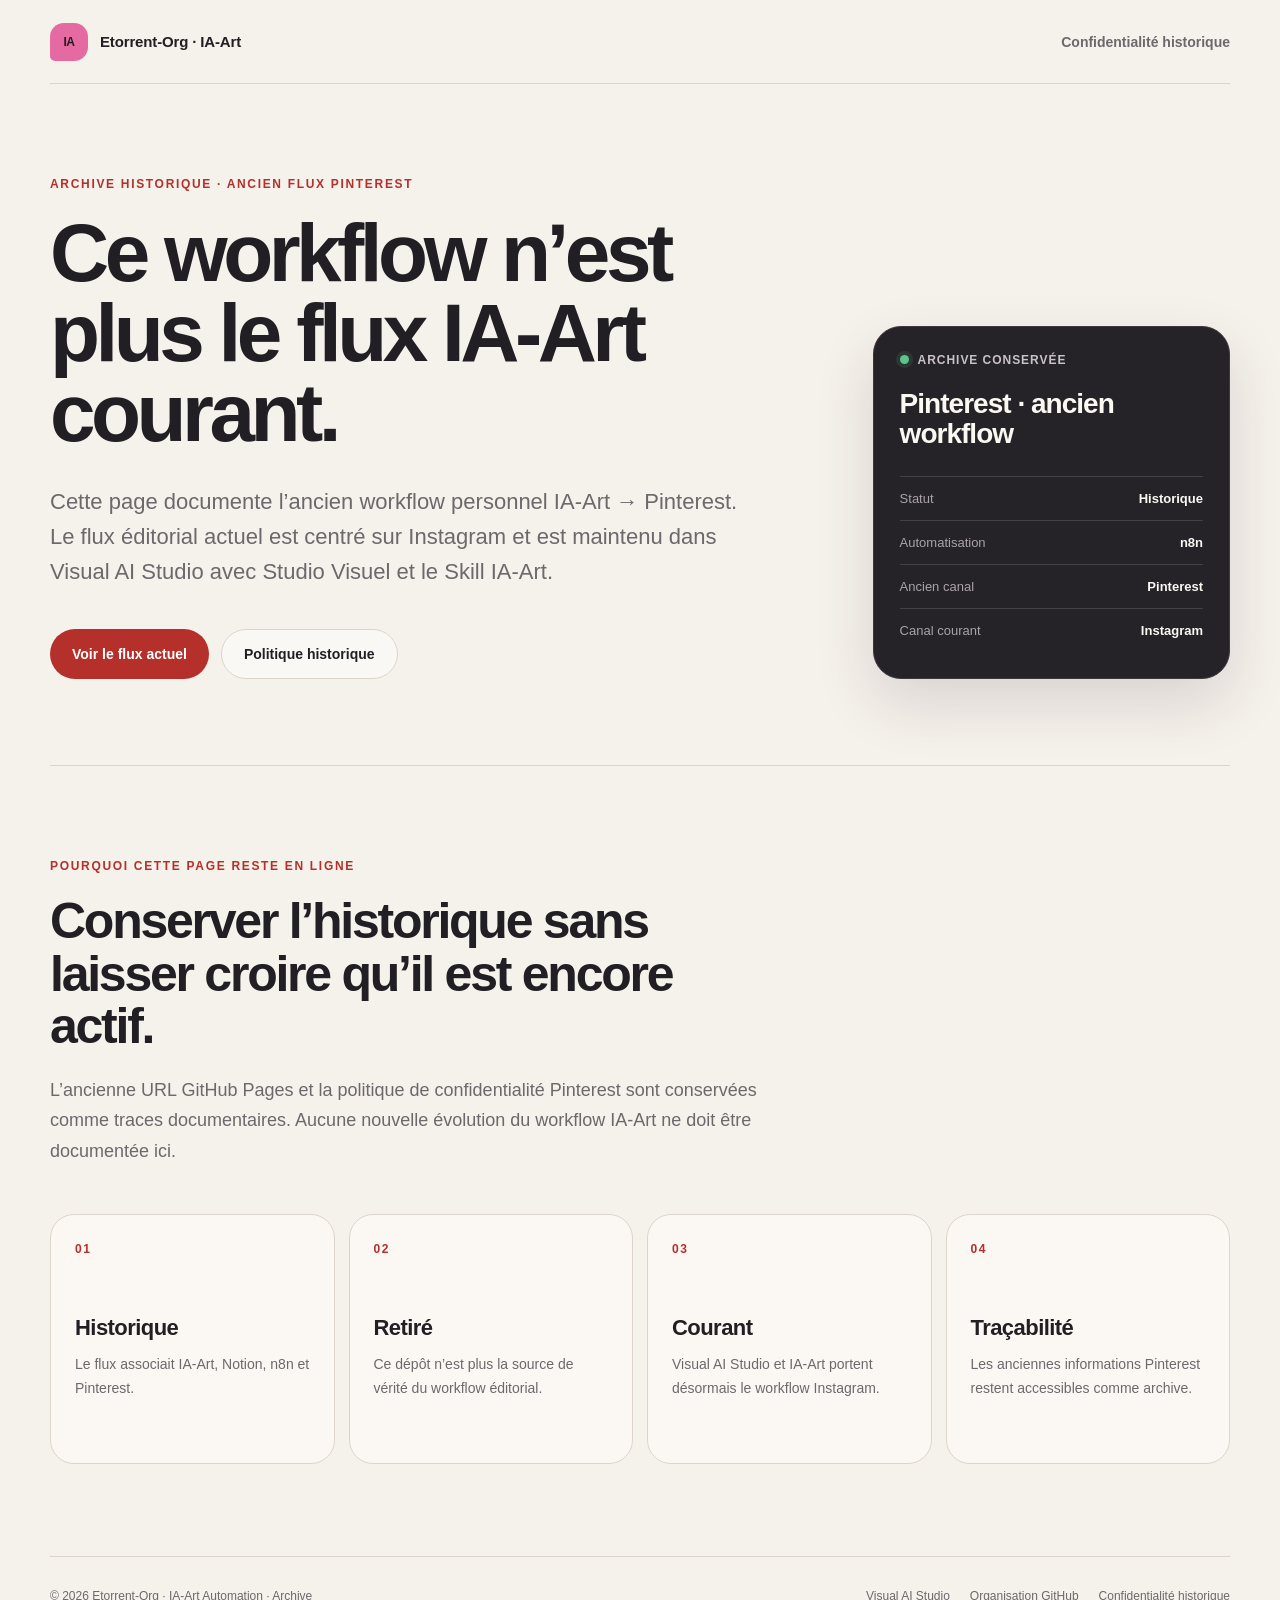
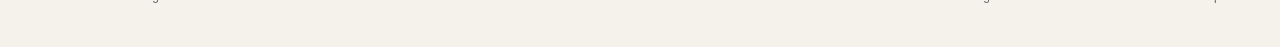
<file: index.html>
<!doctype html>
<html lang="fr">
<head>
  <meta charset="utf-8">
  <meta name="viewport" content="width=device-width, initial-scale=1">
  <meta name="p:domain_verify" content="bd27df2fb0a278e348b28f22b206b47b">
  <meta name="description" content="Archive historique de l’ancien workflow Etorrent-Org IA-Art vers Pinterest.">
  <title>Etorrent-Org · IA-Art Automation · Archive</title>
  <link rel="stylesheet" href="styles.css">
</head>
<body>
  <nav class="nav-shell" aria-label="Navigation principale">
    <a class="brand" href="#top">
      <span class="brand-mark">IA</span>
      <span>Etorrent-Org · IA-Art</span>
    </a>
    <a class="nav-link" href="privacy.html">Confidentialité historique</a>
  </nav>

  <main>
    <section class="hero" id="top">
      <div>
        <p class="eyebrow">ARCHIVE HISTORIQUE · ANCIEN FLUX PINTEREST</p>
        <h1>Ce workflow n’est plus le flux IA-Art courant.</h1>
        <p class="hero-lede">Cette page documente l’ancien workflow personnel IA-Art → Pinterest. Le flux éditorial actuel est centré sur Instagram et est maintenu dans Visual AI Studio avec Studio Visuel et le Skill IA-Art.</p>
        <div class="hero-actions">
          <a class="button button-primary" href="https://github.com/Etorrent-Org/visual-ai-studio">Voir le flux actuel</a>
          <a class="button button-secondary" href="privacy.html">Politique historique</a>
        </div>
      </div>

      <aside class="status-card">
        <div class="status-topline"><span class="status-dot"></span>Archive conservée</div>
        <p class="status-title">Pinterest · ancien workflow</p>
        <dl class="status-list">
          <div><dt>Statut</dt><dd>Historique</dd></div>
          <div><dt>Automatisation</dt><dd>n8n</dd></div>
          <div><dt>Ancien canal</dt><dd>Pinterest</dd></div>
          <div><dt>Canal courant</dt><dd>Instagram</dd></div>
        </dl>
      </aside>
    </section>

    <section class="section" id="fonctionnement">
      <div class="section-heading">
        <p class="eyebrow">Pourquoi cette page reste en ligne</p>
        <h2>Conserver l’historique sans laisser croire qu’il est encore actif.</h2>
        <p>L’ancienne URL GitHub Pages et la politique de confidentialité Pinterest sont conservées comme traces documentaires. Aucune nouvelle évolution du workflow IA-Art ne doit être documentée ici.</p>
      </div>

      <div class="steps-grid">
        <article class="step-card"><span class="step-number">01</span><h3>Historique</h3><p>Le flux associait IA-Art, Notion, n8n et Pinterest.</p></article>
        <article class="step-card"><span class="step-number">02</span><h3>Retiré</h3><p>Ce dépôt n’est plus la source de vérité du workflow éditorial.</p></article>
        <article class="step-card"><span class="step-number">03</span><h3>Courant</h3><p>Visual AI Studio et IA-Art portent désormais le workflow Instagram.</p></article>
        <article class="step-card"><span class="step-number">04</span><h3>Traçabilité</h3><p>Les anciennes informations Pinterest restent accessibles comme archive.</p></article>
      </div>
    </section>
  </main>

  <footer class="footer">
    <p>© 2026 Etorrent-Org · IA-Art Automation · Archive</p>
    <div>
      <a href="https://github.com/Etorrent-Org/visual-ai-studio">Visual AI Studio</a>
      <a href="https://github.com/Etorrent-Org">Organisation GitHub</a>
      <a href="privacy.html">Confidentialité historique</a>
    </div>
  </footer>
</body>
</html>
</file>
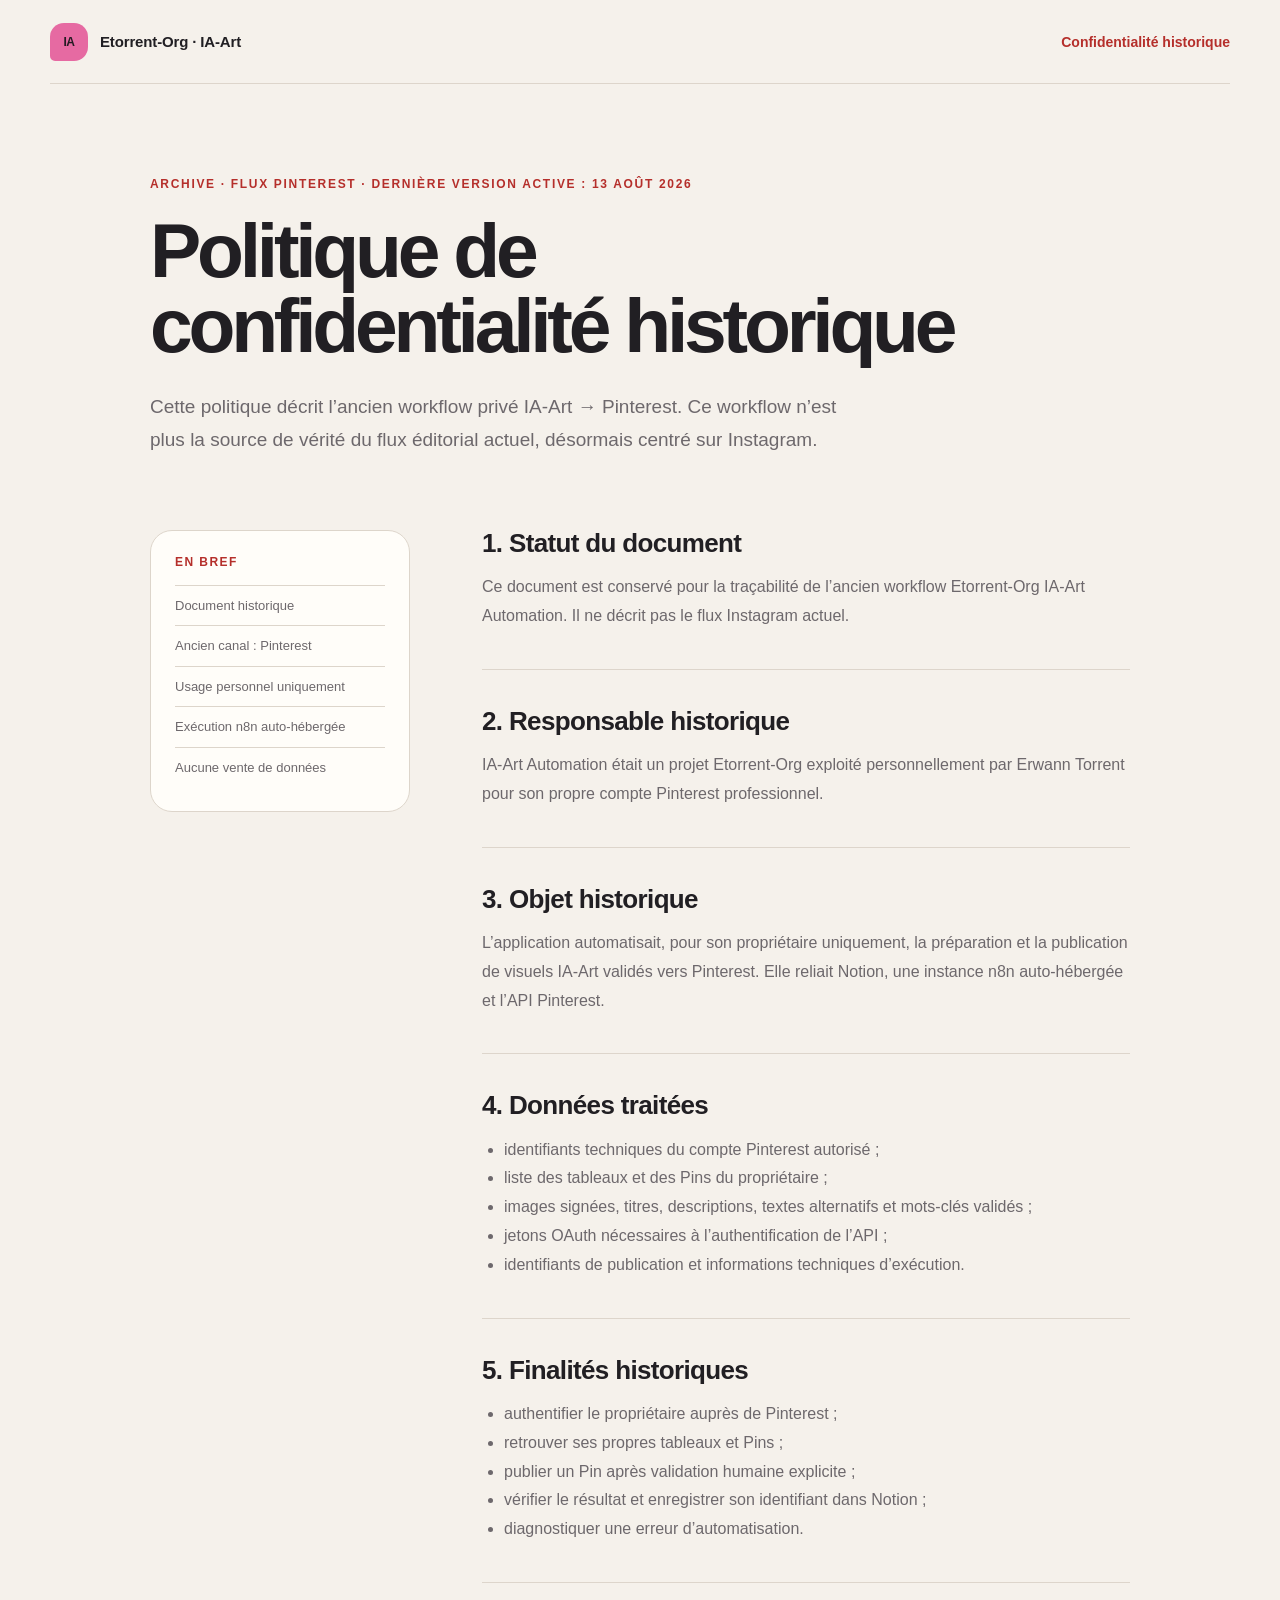
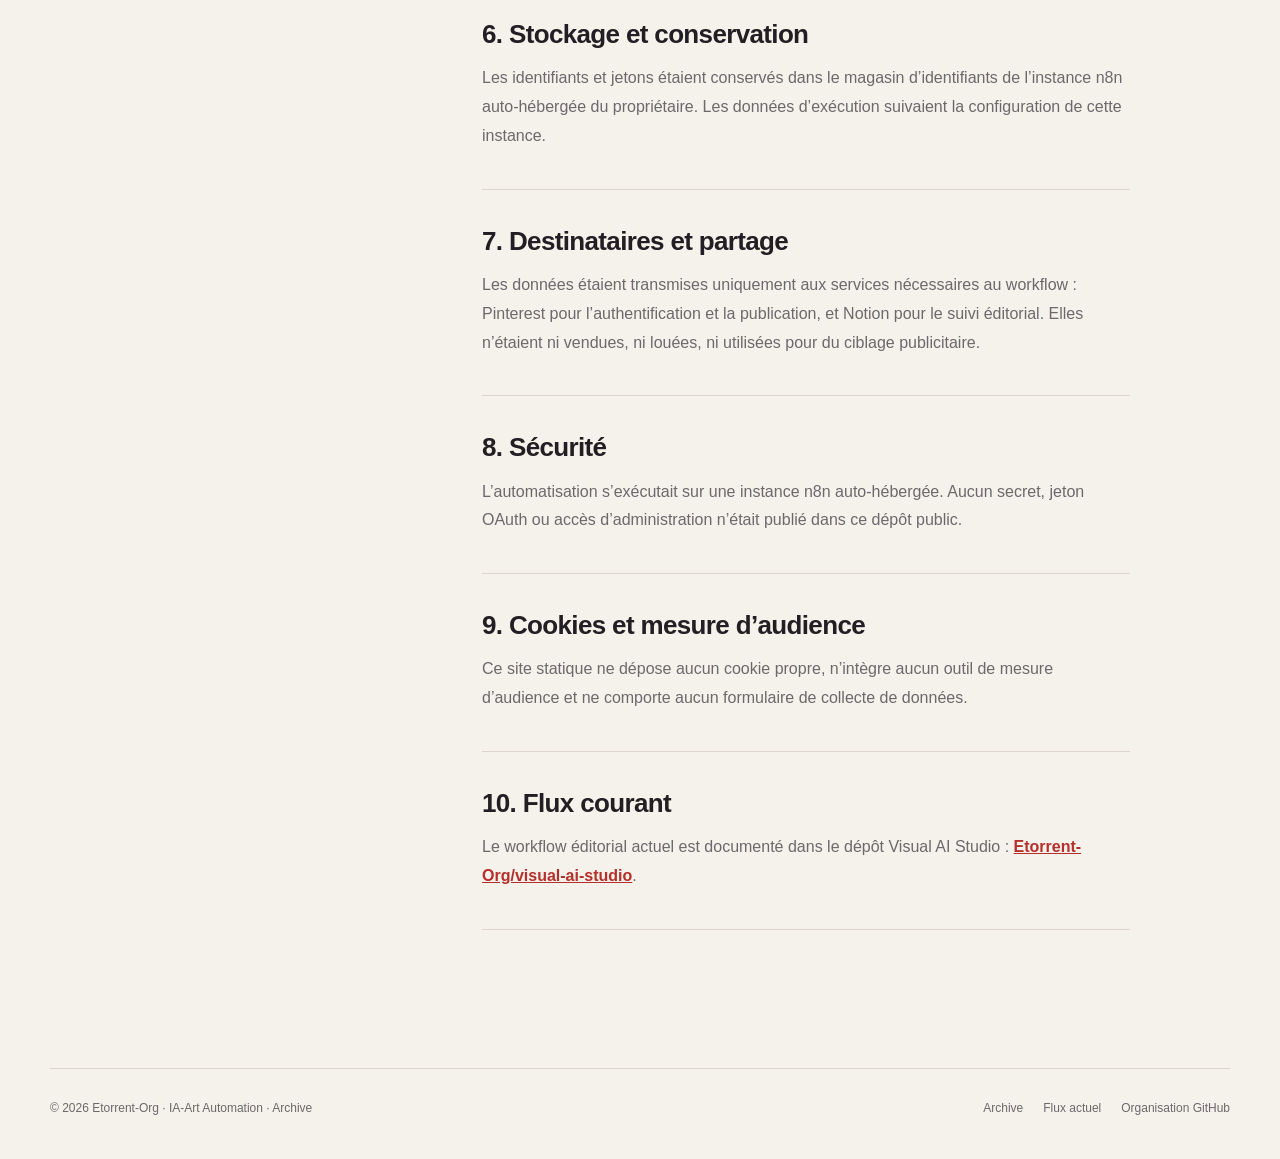
<file: privacy.html>
<!doctype html>
<html lang="fr">
<head>
  <meta charset="utf-8">
  <meta name="viewport" content="width=device-width, initial-scale=1">
  <meta name="description" content="Politique de confidentialité historique de l’ancien workflow Etorrent-Org IA-Art vers Pinterest.">
  <title>Politique de confidentialité historique · Etorrent-Org IA-Art Automation</title>
  <link rel="stylesheet" href="styles.css">
</head>
<body>
  <nav class="nav-shell" aria-label="Navigation principale">
    <a class="brand" href="index.html">
      <span class="brand-mark">IA</span>
      <span>Etorrent-Org · IA-Art</span>
    </a>
    <a class="nav-link active" href="privacy.html" aria-current="page">Confidentialité historique</a>
  </nav>

  <main>
    <header class="legal-hero">
      <p class="eyebrow">ARCHIVE · FLUX PINTEREST · DERNIÈRE VERSION ACTIVE : 13 AOÛT 2026</p>
      <h1>Politique de confidentialité historique</h1>
      <p>Cette politique décrit l’ancien workflow privé IA-Art → Pinterest. Ce workflow n’est plus la source de vérité du flux éditorial actuel, désormais centré sur Instagram.</p>
    </header>

    <div class="legal-layout">
      <aside class="legal-summary">
        <p class="summary-label">En bref</p>
        <ul>
          <li>Document historique</li>
          <li>Ancien canal : Pinterest</li>
          <li>Usage personnel uniquement</li>
          <li>Exécution n8n auto-hébergée</li>
          <li>Aucune vente de données</li>
        </ul>
      </aside>

      <article class="legal-content">
        <section>
          <h2>1. Statut du document</h2>
          <p>Ce document est conservé pour la traçabilité de l’ancien workflow Etorrent-Org IA-Art Automation. Il ne décrit pas le flux Instagram actuel.</p>
        </section>

        <section>
          <h2>2. Responsable historique</h2>
          <p>IA-Art Automation était un projet Etorrent-Org exploité personnellement par Erwann Torrent pour son propre compte Pinterest professionnel.</p>
        </section>

        <section>
          <h2>3. Objet historique</h2>
          <p>L’application automatisait, pour son propriétaire uniquement, la préparation et la publication de visuels IA-Art validés vers Pinterest. Elle reliait Notion, une instance n8n auto-hébergée et l’API Pinterest.</p>
        </section>

        <section>
          <h2>4. Données traitées</h2>
          <ul>
            <li>identifiants techniques du compte Pinterest autorisé ;</li>
            <li>liste des tableaux et des Pins du propriétaire ;</li>
            <li>images signées, titres, descriptions, textes alternatifs et mots-clés validés ;</li>
            <li>jetons OAuth nécessaires à l’authentification de l’API ;</li>
            <li>identifiants de publication et informations techniques d’exécution.</li>
          </ul>
        </section>

        <section>
          <h2>5. Finalités historiques</h2>
          <ul>
            <li>authentifier le propriétaire auprès de Pinterest ;</li>
            <li>retrouver ses propres tableaux et Pins ;</li>
            <li>publier un Pin après validation humaine explicite ;</li>
            <li>vérifier le résultat et enregistrer son identifiant dans Notion ;</li>
            <li>diagnostiquer une erreur d’automatisation.</li>
          </ul>
        </section>

        <section>
          <h2>6. Stockage et conservation</h2>
          <p>Les identifiants et jetons étaient conservés dans le magasin d’identifiants de l’instance n8n auto-hébergée du propriétaire. Les données d’exécution suivaient la configuration de cette instance.</p>
        </section>

        <section>
          <h2>7. Destinataires et partage</h2>
          <p>Les données étaient transmises uniquement aux services nécessaires au workflow : Pinterest pour l’authentification et la publication, et Notion pour le suivi éditorial. Elles n’étaient ni vendues, ni louées, ni utilisées pour du ciblage publicitaire.</p>
        </section>

        <section>
          <h2>8. Sécurité</h2>
          <p>L’automatisation s’exécutait sur une instance n8n auto-hébergée. Aucun secret, jeton OAuth ou accès d’administration n’était publié dans ce dépôt public.</p>
        </section>

        <section>
          <h2>9. Cookies et mesure d’audience</h2>
          <p>Ce site statique ne dépose aucun cookie propre, n’intègre aucun outil de mesure d’audience et ne comporte aucun formulaire de collecte de données.</p>
        </section>

        <section>
          <h2>10. Flux courant</h2>
          <p>Le workflow éditorial actuel est documenté dans le dépôt Visual AI Studio : <a href="https://github.com/Etorrent-Org/visual-ai-studio">Etorrent-Org/visual-ai-studio</a>.</p>
        </section>
      </article>
    </div>
  </main>

  <footer class="footer">
    <p>© 2026 Etorrent-Org · IA-Art Automation · Archive</p>
    <div>
      <a href="index.html">Archive</a>
      <a href="https://github.com/Etorrent-Org/visual-ai-studio">Flux actuel</a>
      <a href="https://github.com/Etorrent-Org">Organisation GitHub</a>
    </div>
  </footer>
</body>
</html>
</file>
<file: styles.css>
:root{--ink:#211f23;--muted:#6d686c;--paper:#f5f1eb;--surface:#fffdf9;--line:#ddd5cb;--accent:#b52f2b;--accent-dark:#8f211f;--rose:#e66aa2}*{box-sizing:border-box}html{scroll-behavior:smooth}body{margin:0;background:var(--paper);color:var(--ink);font-family:Arial,Helvetica,sans-serif}a{color:inherit}.nav-shell{width:min(1180px,calc(100% - 40px));margin:0 auto;min-height:84px;display:flex;align-items:center;justify-content:space-between;gap:24px;border-bottom:1px solid var(--line)}.brand{display:inline-flex;align-items:center;gap:12px;text-decoration:none;font-size:15px;font-weight:700;letter-spacing:-.01em}.brand-mark{width:38px;height:38px;display:grid;place-items:center;border-radius:14px 14px 14px 5px;background:var(--rose);color:#241b22;font-size:12px;font-weight:800;letter-spacing:-.04em}.nav-link{color:var(--muted);text-decoration:none;font-size:14px;font-weight:700}.nav-link:hover,.nav-link:focus-visible,.nav-link.active{color:var(--accent)}.hero{width:min(1180px,calc(100% - 40px));margin:0 auto;padding:92px 0 86px;display:grid;grid-template-columns:minmax(0,1.55fr) minmax(300px,.75fr);gap:84px;align-items:end}.eyebrow{margin:0 0 20px;color:var(--accent);font-size:12px;line-height:1.4;font-weight:800;letter-spacing:.14em;text-transform:uppercase}.hero h1,.legal-hero h1{margin:0;max-width:830px;font-size:clamp(48px,6.4vw,88px);line-height:.98;letter-spacing:-.055em;font-weight:700}.hero-lede{max-width:710px;margin:30px 0 0;color:var(--muted);font-size:clamp(18px,2vw,22px);line-height:1.6}.hero-actions{margin-top:40px;display:flex;flex-wrap:wrap;gap:12px}.button{min-height:50px;display:inline-flex;align-items:center;justify-content:center;padding:0 22px;border-radius:999px;text-decoration:none;font-size:14px;font-weight:800;transition:transform .16s ease,background .16s ease}.button:hover{transform:translateY(-2px)}.button:focus-visible{outline:3px solid rgba(181,47,43,.28);outline-offset:3px}.button-primary{background:var(--accent);color:#fff}.button-primary:hover{background:var(--accent-dark)}.button-secondary{border:1px solid var(--line);background:rgba(255,255,255,.45)}.status-card{padding:26px;border:1px solid #3d383e;border-radius:28px;background:#262328;color:#fbf7f1;box-shadow:0 24px 60px rgba(47,37,43,.14)}.status-topline{display:flex;align-items:center;gap:9px;color:#c9c1c8;font-size:12px;font-weight:800;letter-spacing:.08em;text-transform:uppercase}.status-dot{width:9px;height:9px;border-radius:50%;background:#5ac789;box-shadow:0 0 0 4px rgba(90,199,137,.12)}.status-title{margin:22px 0 26px;font-size:28px;line-height:1.1;font-weight:700;letter-spacing:-.035em}.status-list{margin:0}.status-list div{padding:14px 0;display:flex;justify-content:space-between;gap:18px;border-top:1px solid #454047}.status-list dt{color:#aaa2aa;font-size:13px}.status-list dd{margin:0;text-align:right;font-size:13px;font-weight:700}.section{width:min(1180px,calc(100% - 40px));margin:0 auto;padding:92px 0;border-top:1px solid var(--line)}.section-heading{max-width:720px}.section h2,.legal-content h2{margin:0;font-size:clamp(32px,4vw,50px);line-height:1.05;letter-spacing:-.045em}.section-heading>p:last-child{margin:22px 0 0;color:var(--muted);font-size:18px;line-height:1.7}.steps-grid{margin-top:48px;display:grid;grid-template-columns:repeat(4,1fr);gap:14px}.step-card{min-height:250px;padding:24px;border:1px solid var(--line);border-radius:24px;background:rgba(255,253,249,.68)}.step-number{color:var(--accent);font-size:12px;font-weight:800;letter-spacing:.14em}.step-card h3{margin:58px 0 12px;font-size:22px;letter-spacing:-.025em}.step-card p{margin:0;color:var(--muted);font-size:14px;line-height:1.7}.trust-section{display:grid;grid-template-columns:1fr 1fr;gap:80px;align-items:start}.trust-copy{padding-top:34px}.trust-copy p{margin:0 0 24px;color:var(--muted);font-size:18px;line-height:1.8}.text-link{color:var(--accent);font-size:14px;font-weight:800;text-decoration:none}.text-link:hover{text-decoration:underline}.legal-hero{width:min(980px,calc(100% - 40px));margin:0 auto;padding:92px 0 74px}.legal-hero h1{font-size:clamp(46px,6vw,78px)}.legal-hero>p:last-child{max-width:720px;margin:28px 0 0;color:var(--muted);font-size:19px;line-height:1.7}.legal-layout{width:min(980px,calc(100% - 40px));margin:0 auto;padding:0 0 100px;display:grid;grid-template-columns:260px 1fr;gap:72px;align-items:start}.legal-summary{position:sticky;top:24px;padding:24px;border:1px solid var(--line);border-radius:22px;background:var(--surface)}.summary-label{margin:0 0 16px;color:var(--accent);font-size:12px;font-weight:800;letter-spacing:.12em;text-transform:uppercase}.legal-summary ul{margin:0;padding:0;list-style:none}.legal-summary li{padding:10px 0;border-top:1px solid var(--line);color:var(--muted);font-size:13px;line-height:1.5}.legal-content section{padding:0 0 38px;margin:0 0 38px;border-bottom:1px solid var(--line)}.legal-content h2{font-size:26px;letter-spacing:-.025em}.legal-content p,.legal-content li{color:var(--muted);font-size:16px;line-height:1.8}.legal-content p{margin:16px 0 0}.legal-content ul{margin:16px 0 0;padding-left:22px}.legal-content a{color:var(--accent);font-weight:700}.footer{width:min(1180px,calc(100% - 40px));margin:0 auto;padding:32px 0 44px;display:flex;justify-content:space-between;gap:24px;border-top:1px solid var(--line);color:var(--muted);font-size:12px}.footer p{margin:0}.footer div{display:flex;flex-wrap:wrap;gap:20px}.footer a{text-decoration:none}.footer a:hover{color:var(--accent)}@media(max-width:900px){.hero{grid-template-columns:1fr;gap:50px}.steps-grid{grid-template-columns:repeat(2,1fr)}.trust-section{grid-template-columns:1fr;gap:20px}.legal-layout{grid-template-columns:1fr;gap:42px}.legal-summary{position:static}}@media(max-width:580px){.nav-shell{width:min(100% - 28px,1180px);min-height:72px}.nav-link{font-size:12px}.brand span:last-child{display:none}.hero,.section,.footer{width:min(100% - 28px,1180px)}.hero{padding:64px 0}.hero h1{font-size:47px}.hero-actions{align-items:stretch;flex-direction:column}.button{width:100%}.steps-grid{grid-template-columns:1fr}.step-card{min-height:220px}.legal-hero,.legal-layout{width:min(100% - 28px,980px)}.legal-hero{padding:64px 0 56px}.footer{flex-direction:column}}@media(prefers-reduced-motion:reduce){html{scroll-behavior:auto}.button{transition:none}}
</file>
